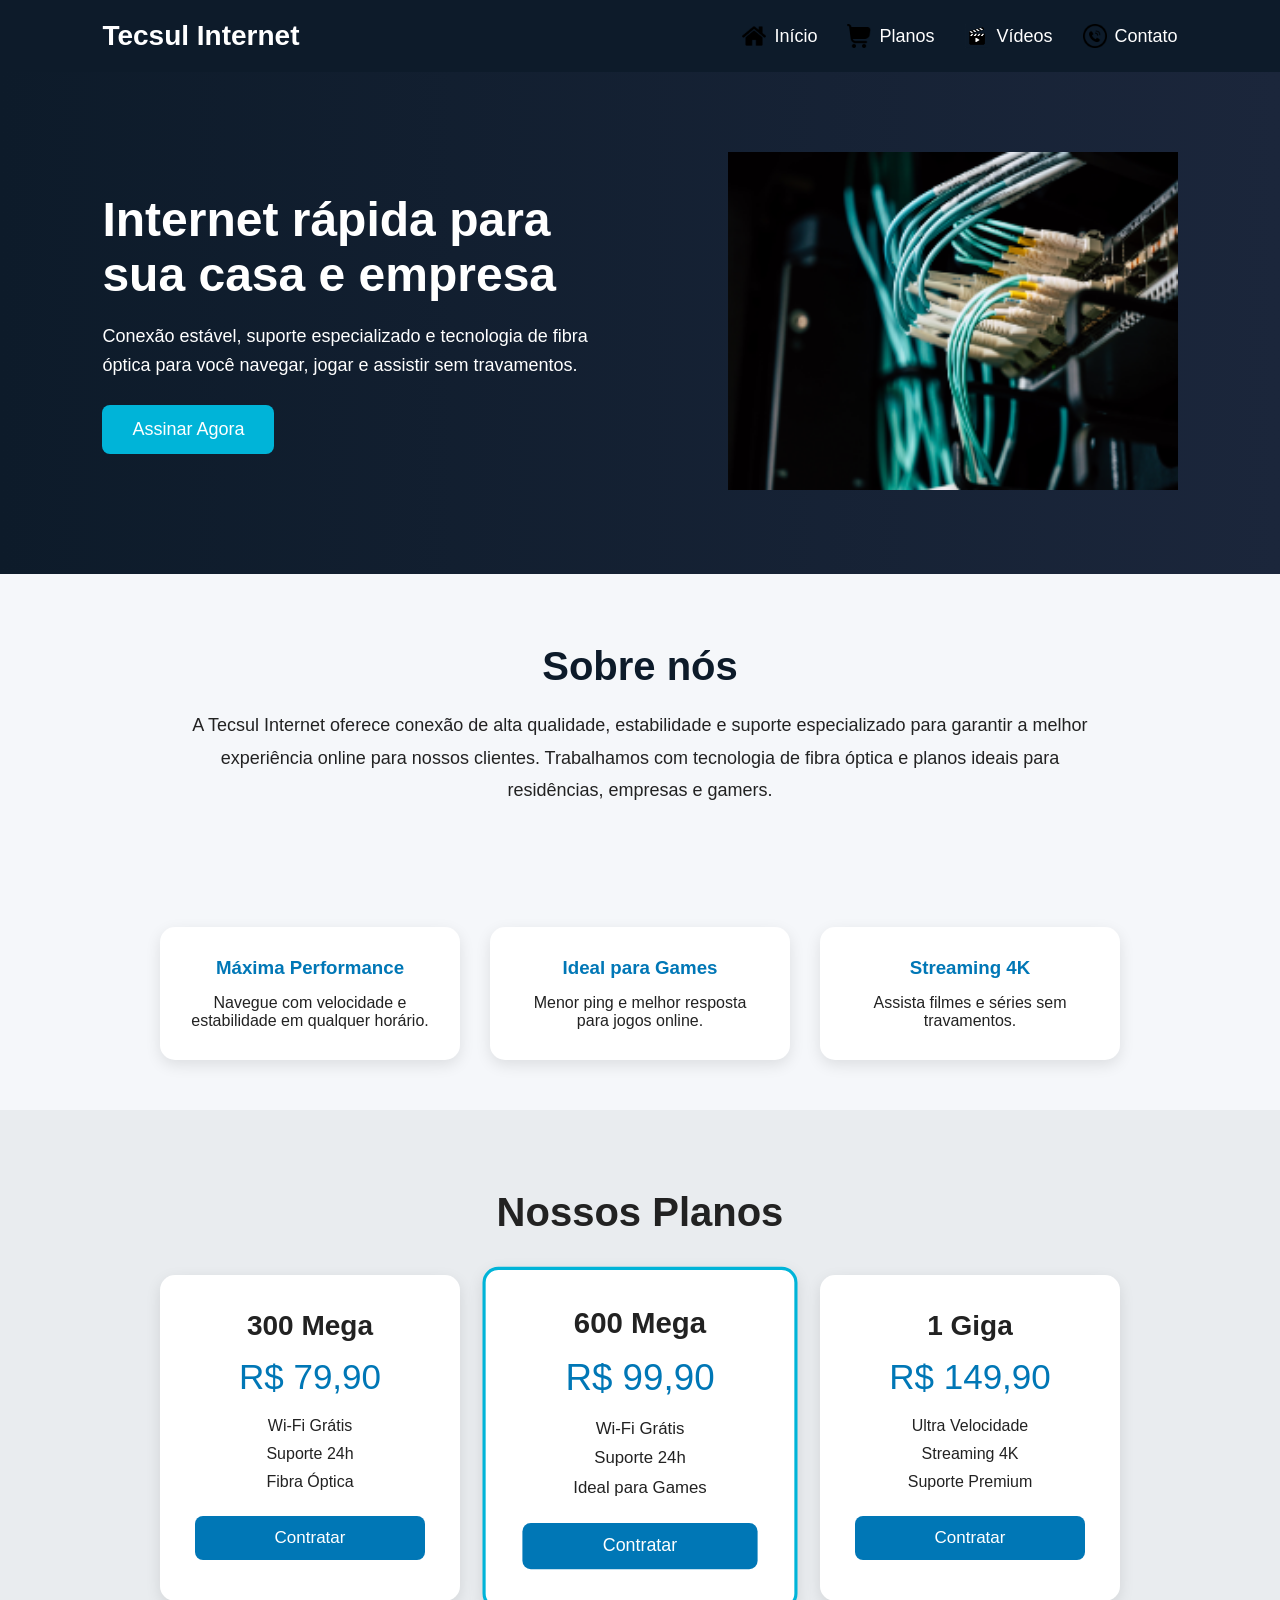
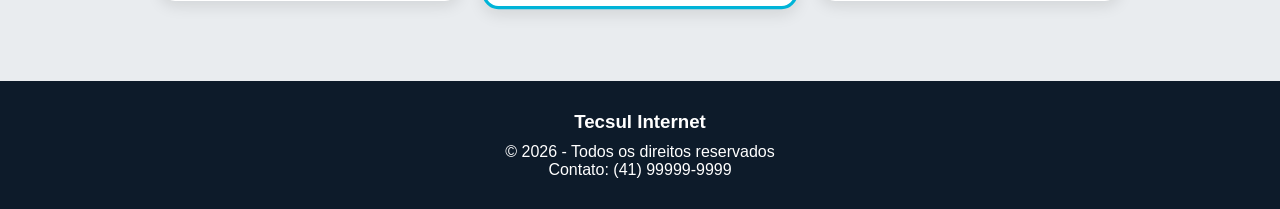
<file: src/index.html>
<!DOCTYPE html>
<html lang="pt-BR">
<head>
    <meta charset="UTF-8">
    <meta name="viewport" content="width=device-width, initial-scale=1.0">
    <title>Tecsul Internet</title>

    <link rel="stylesheet" href="style.css">
</head>

<body>

  
    <header>
        <nav>
            <div class="logo">
                <h1>Tecsul Internet</h1>
            </div>

            <div class="menu">
                <span>
                    <img src="../assets/icons/Home.png" alt="" width="24px">
                    <a href="#">Início</a>
                </span>

                <span>
                    <img src="../assets/icons/carrinho-de-compras.png" alt="" width="24px">
                    <a href="#">Planos</a>
                </span>

                <span>
                    <img src="../assets/icons/Video.webp" alt="" width="24px">
                    <a href="#">Vídeos</a>
                </span>

                <span>
                    <img src="../assets/icons/Contact.webp" alt="" width="24px">
                    <a href="#">Contato</a>
                </span>
            </div>
        </nav>
    </header>

    <section class="hero">
        <div class="hero-text">
            <h2>Internet rápida para sua casa e empresa</h2>

            <p>
                Conexão estável, suporte especializado e
                tecnologia de fibra óptica para você navegar,
                jogar e assistir sem travamentos.
            </p>

            <button>Assinar Agora</button>
        </div>

        <div class="hero-image">
            <img src="../assets/icons/bitmap-1.png" alt="Internet Fibra Óptica">
        </div>
    </section>


    <main class="sobre">
        <h2>Sobre nós</h2>

        <p>
            A Tecsul Internet oferece conexão de alta qualidade,
            estabilidade e suporte especializado para garantir
            a melhor experiência online para nossos clientes.
            Trabalhamos com tecnologia de fibra óptica e planos
            ideais para residências, empresas e gamers.
        </p>
    </main>

    <section class="beneficios">

        <div class="card">
            <h3>Máxima Performance</h3>
            <p>
                Navegue com velocidade e estabilidade em qualquer horário.
            </p>
        </div>

        <div class="card">
            <h3>Ideal para Games</h3>
            <p>
                Menor ping e melhor resposta para jogos online.
            </p>
        </div>

        <div class="card">
            <h3>Streaming 4K</h3>
            <p>
                Assista filmes e séries sem travamentos.
            </p>
        </div>

    </section>

    <section class="planos">

        <h2>Nossos Planos</h2>

        <div class="planos-container">

            <div class="plano">
                <h3>300 Mega</h3>
                <p class="preco">R$ 79,90</p>
                <ul>
                    <li>Wi-Fi Grátis</li>
                    <li>Suporte 24h</li>
                    <li>Fibra Óptica</li>
                </ul>

                <button>Contratar</button>
            </div>

            <div class="plano destaque">
                <h3>600 Mega</h3>
                <p class="preco">R$ 99,90</p>
                <ul>
                    <li>Wi-Fi Grátis</li>
                    <li>Suporte 24h</li>
                    <li>Ideal para Games</li>
                </ul>

                <button>Contratar</button>
            </div>

            <div class="plano">
                <h3>1 Giga</h3>
                <p class="preco">R$ 149,90</p>
                <ul>
                    <li>Ultra Velocidade</li>
                    <li>Streaming 4K</li>
                    <li>Suporte Premium</li>
                </ul>

                <button>Contratar</button>
            </div>

        </div>

    </section>

    <footer>

        <h3>Tecsul Internet</h3>

        <p>© 2026 - Todos os direitos reservados</p>

        <p>Contato: (41) 99999-9999</p>

    </footer>

</body>
</html>
</file>
<file: src/style.css>
*{
    margin: 0;
    padding: 0;
    box-sizing: border-box;
}



body{
    font-family: Arial, Helvetica, sans-serif;
    background-color: #f5f7fa;
    color: #222;
}



header{
    background-color: #0d1b2a;
    padding: 20px 8%;
    position: sticky;
    top: 0;
    z-index: 1000;
}

nav{
    display: flex;
    justify-content: space-between;
    align-items: center;
}

.logo h1{
    color: white;
    font-size: 28px;
}

.menu{
    display: flex;
    gap: 30px;
}

.menu span{
    display: flex;
    align-items: center;
    gap: 8px;
}

.menu a{
    color: white;
    text-decoration: none;
    font-size: 18px;
    transition: 0.3s;
}

.menu a:hover{
    color: #00b4d8;
}


.hero{
    display: flex;
    justify-content: space-between;
    align-items: center;
    padding: 80px 8%;
    background: linear-gradient(90deg, #0d1b2a, #1b263b);
    color: white;
}

.hero-text{
    width: 50%;
}

.hero-text h2{
    font-size: 48px;
    margin-bottom: 20px;
}

.hero-text p{
    font-size: 18px;
    line-height: 1.6;
    margin-bottom: 25px;
}

.hero-text button{
    padding: 14px 30px;
    border: none;
    background-color: #00b4d8;
    color: white;
    font-size: 18px;
    border-radius: 8px;
    cursor: pointer;
    transition: 0.3s;
}

.hero-text button:hover{
    background-color: #0096c7;
}

.hero-image img{
    width: 450px;
}



.sobre{
    padding: 70px 8%;
    text-align: center;
}

.sobre h2{
    font-size: 40px;
    margin-bottom: 20px;
    color: #0d1b2a;
}

.sobre p{
    font-size: 18px;
    line-height: 1.8;
    max-width: 900px;
    margin: auto;
}



.beneficios{
    display: flex;
    justify-content: center;
    gap: 30px;
    padding: 50px 8%;
    flex-wrap: wrap;
}

.card{
    background-color: white;
    width: 300px;
    padding: 30px;
    border-radius: 15px;
    box-shadow: 0 5px 15px rgba(0,0,0,0.1);
    text-align: center;
    transition: 0.3s;
}

.card:hover{
    transform: translateY(-10px);
}

.card h3{
    margin-bottom: 15px;
    color: #0077b6;
}


.planos{
    padding: 80px 8%;
    background-color: #e9ecef;
    text-align: center;
}

.planos h2{
    font-size: 40px;
    margin-bottom: 40px;
}

.planos-container{
    display: flex;
    justify-content: center;
    gap: 30px;
    flex-wrap: wrap;
}

.plano{
    background-color: white;
    width: 300px;
    padding: 35px;
    border-radius: 15px;
    box-shadow: 0 5px 15px rgba(0,0,0,0.1);
}

.destaque{
    transform: scale(1.05);
    border: 3px solid #00b4d8;
}

.plano h3{
    font-size: 28px;
    margin-bottom: 15px;
}

.preco{
    font-size: 35px;
    color: #0077b6;
    margin-bottom: 20px;
}

.plano ul{
    list-style: none;
    margin-bottom: 25px;
}

.plano li{
    margin: 10px 0;
}

.plano button{
    width: 100%;
    padding: 12px;
    border: none;
    background-color: #0077b6;
    color: white;
    font-size: 17px;
    border-radius: 8px;
    cursor: pointer;
    transition: 0.3s;
}

.plano button:hover{
    background-color: #023e8a;
}

footer{
    background-color: #0d1b2a;
    color: white;
    text-align: center;
    padding: 30px;
}

footer h3{
    margin-bottom: 10px;
}

@media(max-width: 900px){
    .hero{
        flex-direction: column;
        text-align: center;
    }
    .hero-text{
        width: 100%;
        margin-bottom: 40px;
    }
    .hero-image img{
        width: 100%;
        max-width: 400px;
    }
    nav{
        flex-direction: column;
        gap: 20px;
    }
    .menu{
        flex-wrap: wrap;
        justify-content: center;
    }
}
</file>
